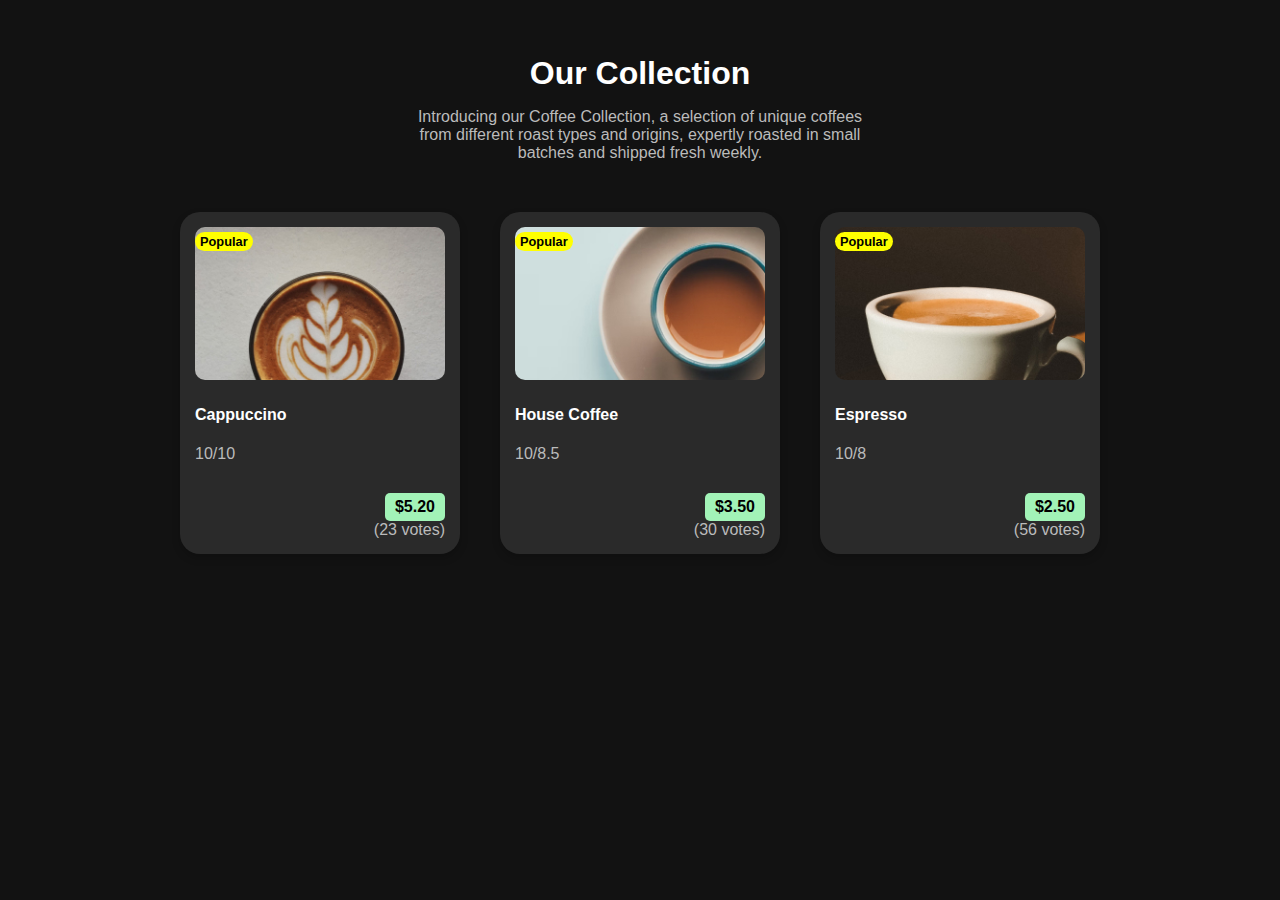
<file: GDGTask02/index.html>
<!DOCTYPE html>
<html lang="en">
<head>
    <meta charset="UTF-8">
    <meta name="viewport" content="width=device-width, initial-scale=1.0">
    <title>Alaa-Task2-css</title>
    <link rel="stylesheet" href="style.css">
</head>
<body>
    <div class="container">
        <div class="contact" >
            <h2>Our Collection</h2>
            <p>Introducing our Coffee Collection, a selection of unique coffees <br> from different roast types and origins, expertly roasted in small <br> batches and shipped fresh weekly.</p>
            <!-----------------div-1--------------------->
            <div class="cards">
            <div class="card">
                <span class="ietm">Popular</span>
                <img src="image/cappuccino1.jpg" alt="cappuccino1">
                <h4>Cappuccino</h4>
                <p>10/10</p>
                <span class="price">$5.20</span>
                <span class="rivew">(23 votes)</span>
               
            </div>
              <!--------------div-2------------------------>
            <div class="card">
             <span class="ietm">Popular</span>
            <img src="image/house-coffee2.jpg" alt="coffee2">
            <h4>House Coffee</h4>
            <p>10/8.5</p>
            <span class="price">$3.50</span>
            <span class="rivew">(30 votes)</span>
            
        </div>
          <!---------------div-3----------------------->
        <div class="card">
            <span class="ietm">Popular</span>
            <img src="image/espresso3.jpg" alt="espresso3">
            <h4>Espresso</h4>
            <p>10/8</p>
            <span class="price">$2.50</span>
            <span class="rivew">(56 votes)</span> 

        </div>
    </div>
</div>
    
</body>
</html>
</file>
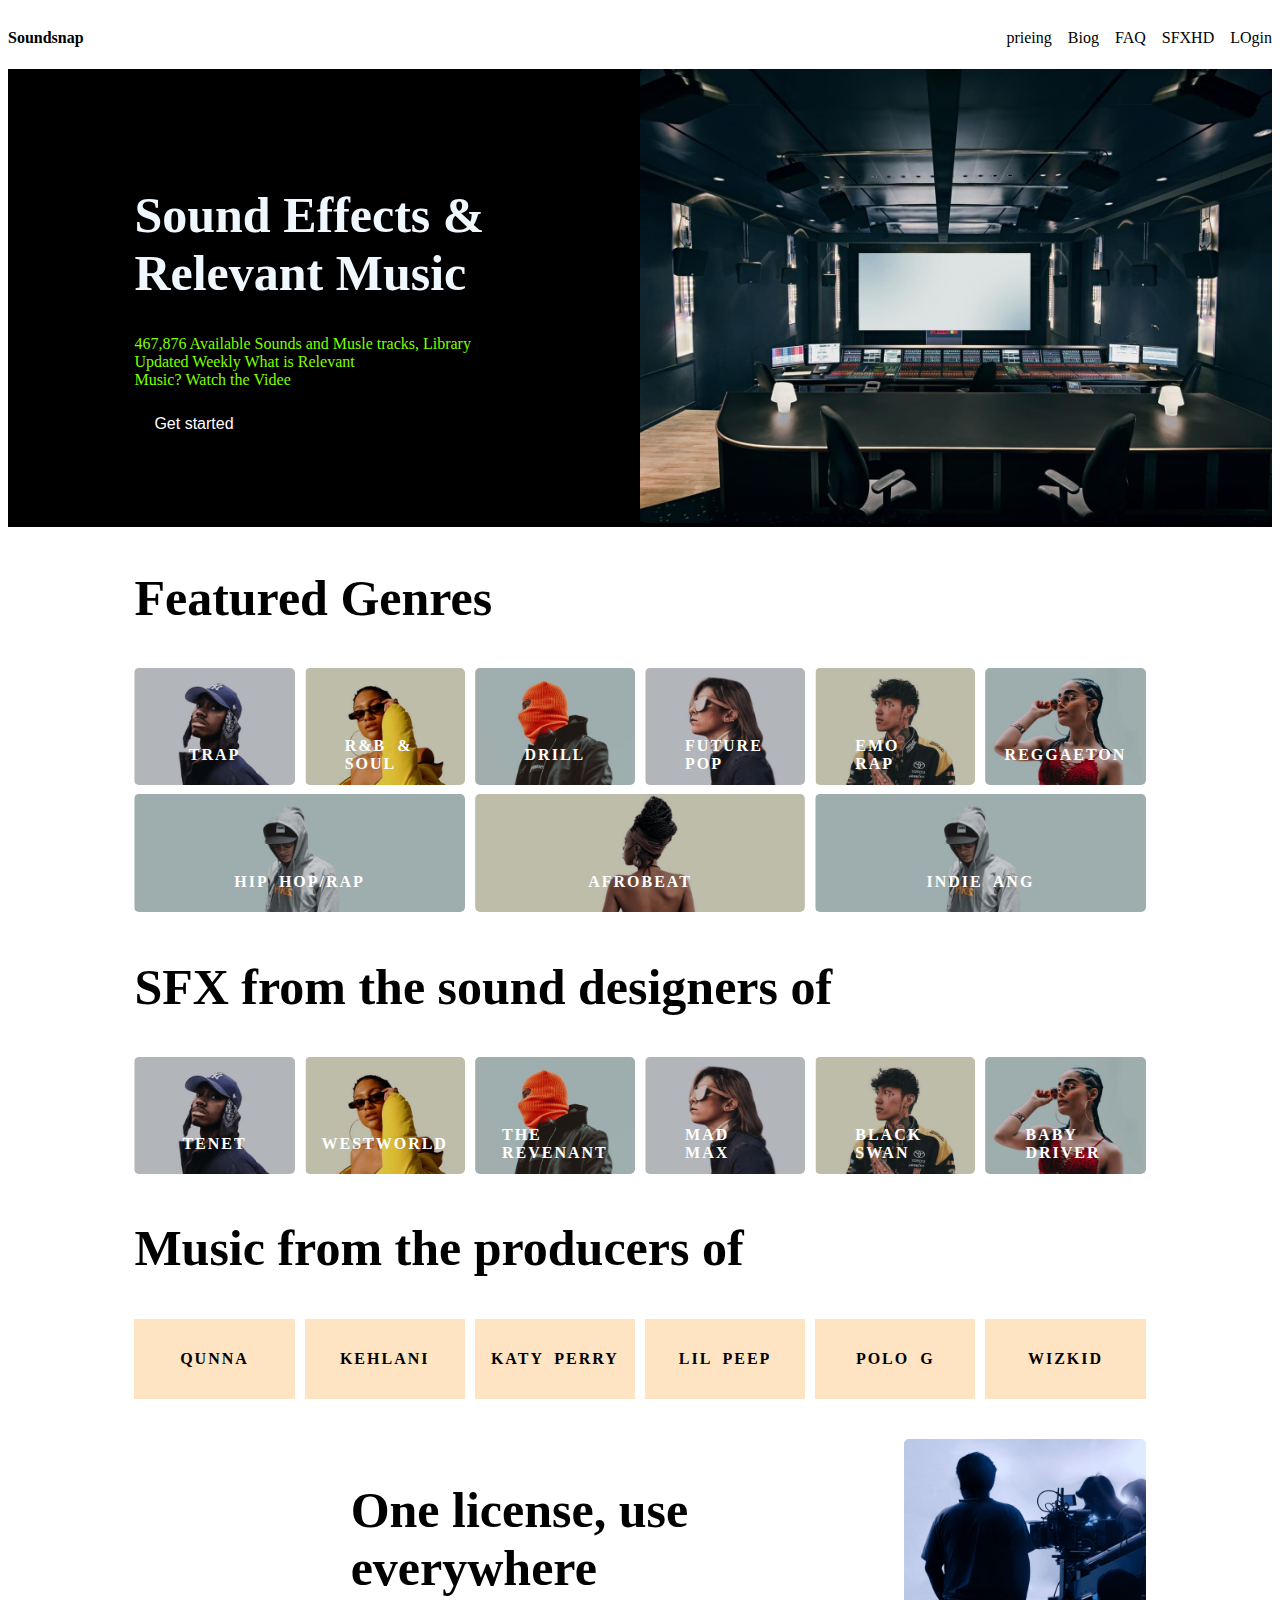
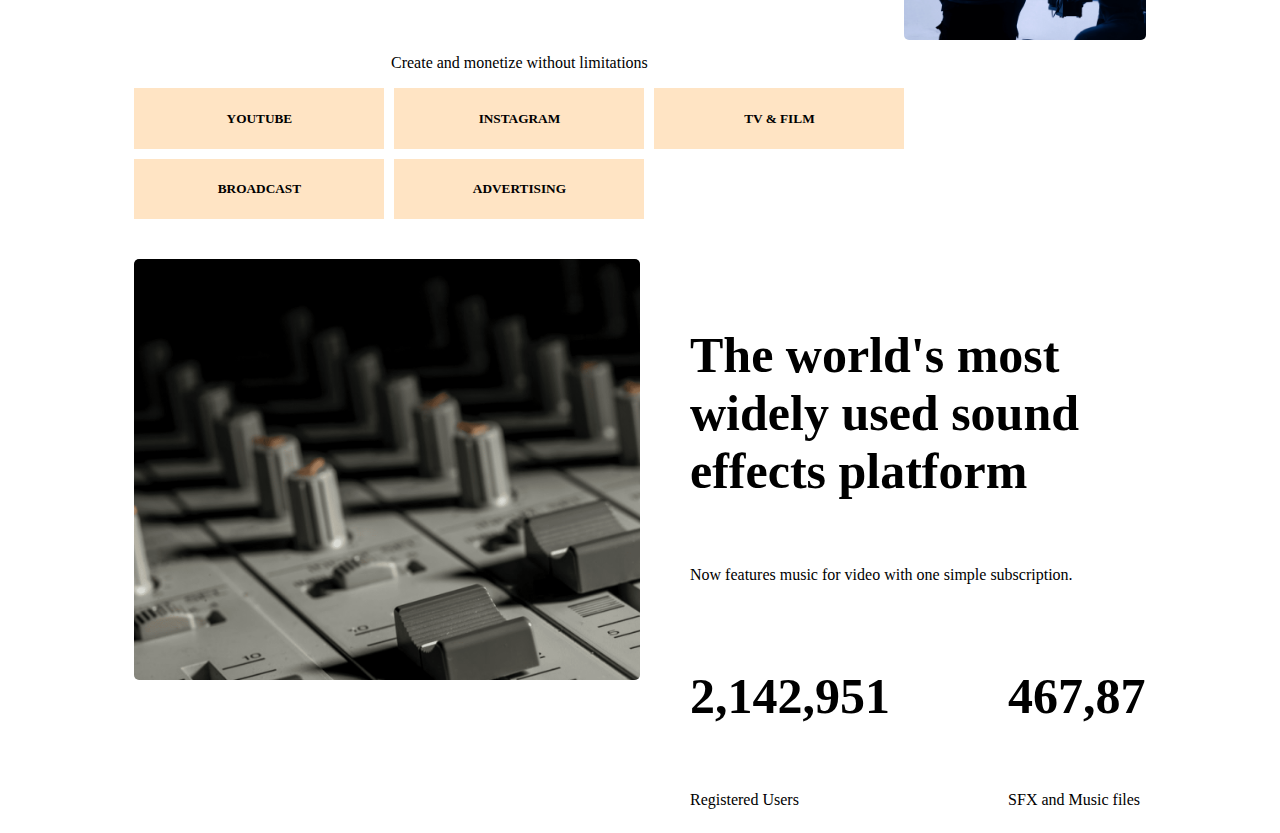
<file: GDGTask3css/index.html>
<!DOCTYPE html>
<html lang="en">
<head>
    <meta charset="UTF-8">
    <meta name="viewport" content="width=device-width, initial-scale=1.0">
    <title>Document</title>
    <link rel="stylesheet" href="Style.css">
</head>
<body>
    <div class="container">
    <nav>
        <h4>Soundsnap</h4>
        <a href="">prieing</a>
        <a href="">Biog</a>
        <a href="">FAQ</a>
        <a href="">SFXHD</a>
        <a href="">LOgin</a>
    </nav>
<div class="section1">
    <div class="ietem1">
        <div>
        <h1>Sound Effects & Relevant Music</h1>
        <p>467,876 Available Sounds and Musle tracks, Library Updated Weekly
          What is Relevant Music? Watch the Videe</p>
          <button>Get started</button>
        </div>
    </div>
    <div class="ietem2" >
        <img src="landing_page/images/header.jpg" alt="header">
    </div>
</div>

<div class="container2">
    <h2>Featured Genres</h2>
<div class="section2">
 
    <div class="photo1">
        <h5>TRAP</h5>
        <img src="landing_page/images/genres/1.png" alt="genres">
    </div>
    <div class="photo2">
        <h5>R&B & SOUL</h5>
        <img src="landing_page/images/genres/2.png
        " alt="genres">
    </div>
    <div class="photo3">
        <h5>DRILL</h5>
        <img src="landing_page/images/genres/3.png" alt="genres">
    </div>
    <div class="photo4">
        <h5>FUTURE POP</h5>
        <img src="landing_page/images/genres/4.png" alt="genres">
    </div>
    <div class="photo5">
        <h5>EMO RAP</h5>
        <img src="landing_page/images/genres/5.png" alt="genres">
    </div>
    <div class="photo6">
        <h5>REGGAETON</h5>
        <img src="landing_page/images/genres/6.png" alt="genres">
    </div>
    <div class="photo7">
        <h5>HIP HOP/RAP</h5>
        <img src="landing_page/images/genres/7.png" alt="genres">
    </div>
    <div class="photo8">
        <h5>AFROBEAT</h5>
        <img src="landing_page/images/genres/8.png" alt="genres">
    </div>
    <div class="photo9">
        <h5>INDIE ANG</h5>
        <img src="landing_page/images/genres/7.png" alt="genres">
    </div>

</div>
</div>

<div class="container3">
    <h2>SFX from the sound designers of</h2>
    <div class="section3">
       
        <div class="imagee1">
            <h5>TENET</h5>
           <img src="landing_page/images/genres/1.png" alt="genres"> 
        </div>
      
        <div class="imagee2">
            <h5>WESTWORLD</h5>
           <img src="landing_page/images/genres/2.png" alt="genres"> 
        </div>
        <div class="imagee3">
            <h5>THE REVENANT</h5>
           <img src="landing_page/images/genres/3.png" alt="genres"> 
        </div>
        <div class="imagee4">
            <h5>MAD MAX</h5>
           <img src="landing_page/images/genres/4.png" alt="genres"> 
        </div>
        <div class="imagee5">
            <h5>BLACK SWAN</h5>
           <img src="landing_page/images/genres/5.png" alt="genres"> 
        </div>
        <div class="imagee6">
            <h5>BABY DRIVER</h5>
           <img src="landing_page/images/genres/6.png" alt="genres"> 
        </div>
         
    </div>
</div>
<div class="container4">
    <h2>Music from the producers of</h2>
    
    <div class="section4">
        
        <div class="text1">
            <h4>QUNNA</h4>
        </div>
        <div class="text2">
            <h4>KEHLANI</h4>
        </div>
        <div class="text3">
            <h4>KATY PERRY</h4>
        </div>
        <div class="text4">
            <h4>LIL PEEP</h4>
        </div>
        <div class="text5">
            <h4>POLO G</h4>
        </div>
        <div class="text6">
            <h4>WIZKID</h4>
    </div>
</div>
<div class="container5">
    <div class="section5">
        <div class="demo1">
            
            <h2>One license, use <br>everywhere </h2>
            <p>Create and monetize without limitations</p>
            <div class="tx00">
            <div class="tx1">
            <h5>YOUTUBE</h5>
        </div>
        <div class="tx2" >
            <h5>INSTAGRAM </h5>
        </div>
        <div class="tx3" >

            <h5>TV & FILM</h5>
        </div>
        <div class="tx4">
            <h5>BROADCAST </h5>
        </div>
        <div class="tx5">
            <h5>ADVERTISING</h5>
        </div>
        </div>
        </div>
    
        <div class="demo2">
            <img src="landing_page/images/section-1.png" alt="">
        </div>
    </div>
</div>

<div class="container6">
    <div class="section6">
        <div class="pho">
            <img src="landing_page/images/section-2.png" alt="">

        </div>
        <div class="tet">
            <h4>The world's most widely used sound effects platform</h4>
            <p>Now features music for video with one simple subscription.</p>
            <div class="item">
                <div>
                    <h4>2,142,951</h4>
                    <p>Registered Users</p>
                </div>
                <div>
                 
                    <h4>467,87</h4>
                    <p>SFX and Music files</p>
                </div>

            </div>

        </div>
    </div>
</div>

        

    
  </div>   
</body>
</html>
</file>
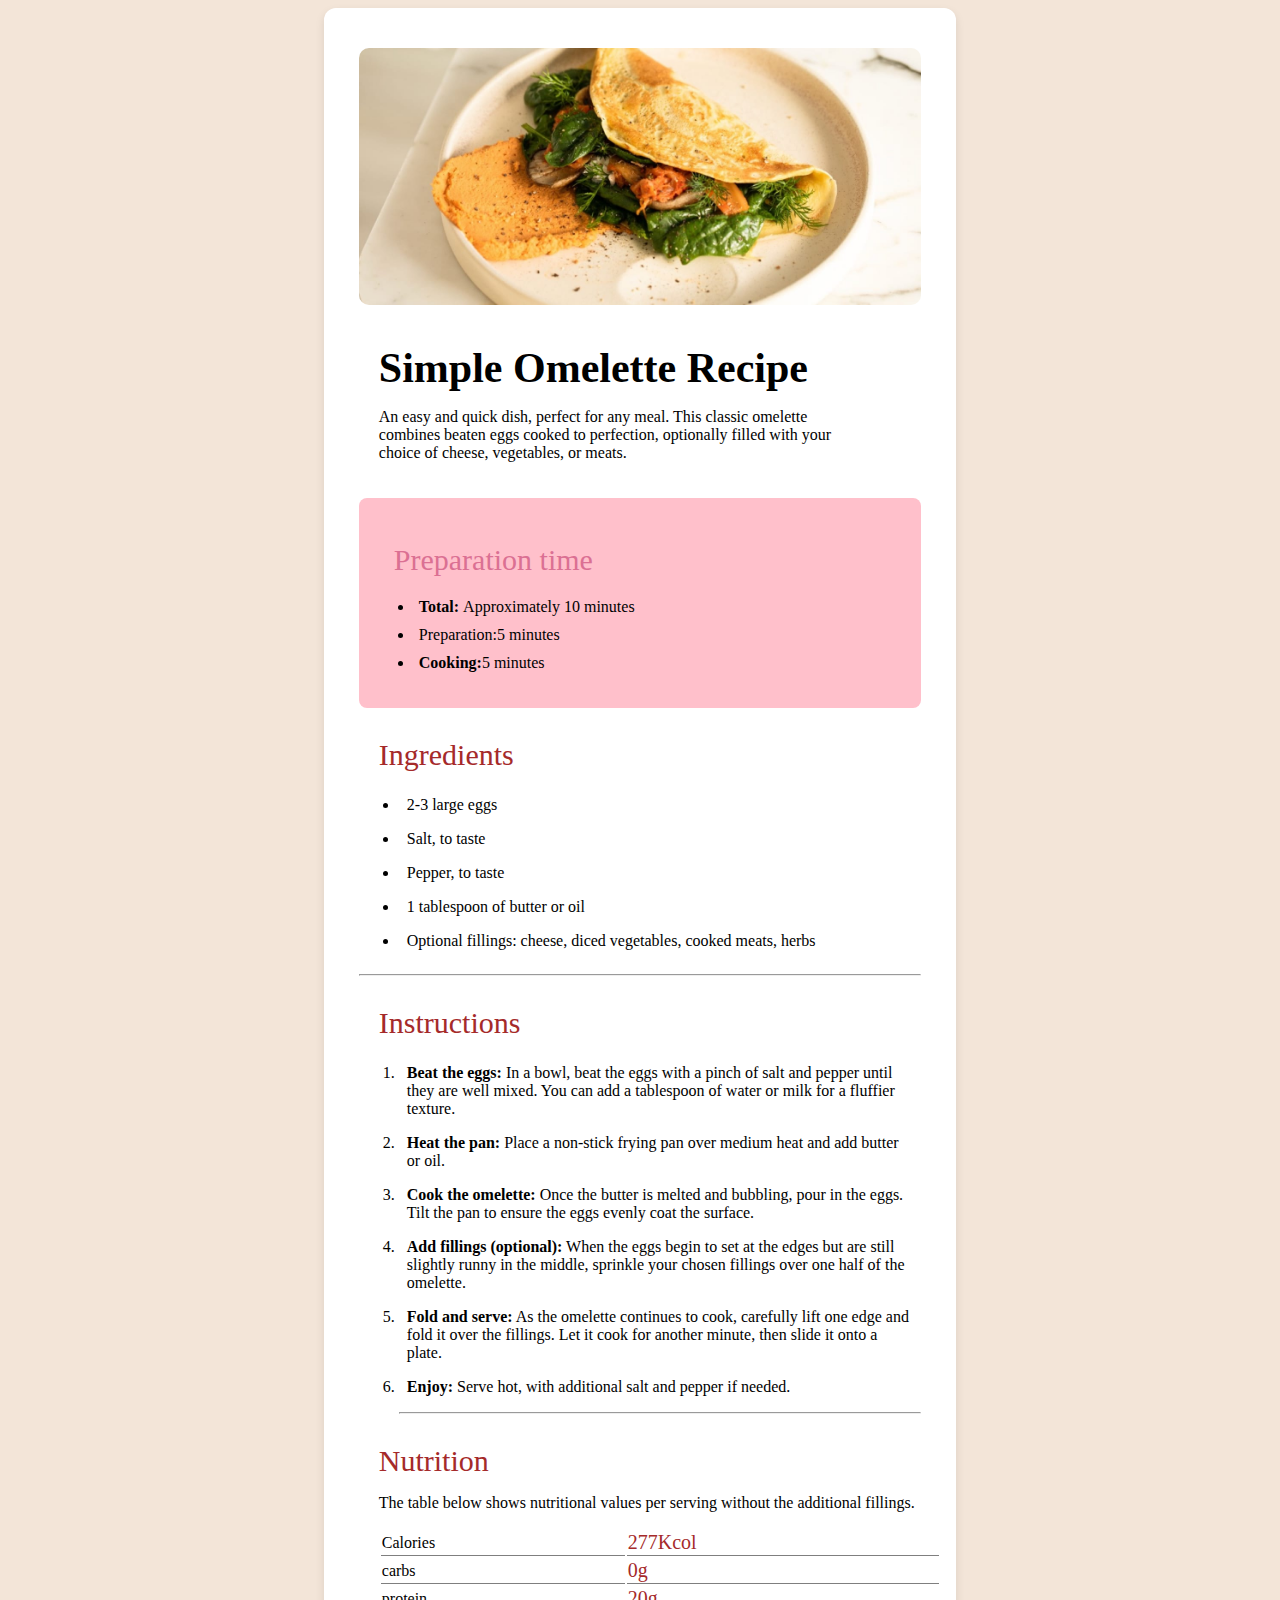
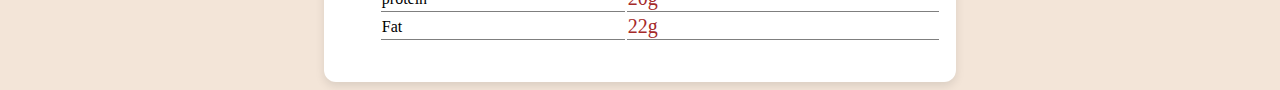
<file: Task02/index.html>
<!DOCTYPE html>
<html lang="en">
<head>
    <meta charset="UTF-8">
    <meta name="viewport" content="width=device-width, initial-scale=1.0">
    <title>Alaa_Task02</title>
    <link rel="stylesheet" href="style.css">
</head>
<body>
    <div class="container">
        <div class="contact">
            <div class="image">
                <img src="images/image-omelette.jpeg" alt="image-omelette">
              </div>
              <!-- /*----------------start-Simple Omelette Recipe---------------*/  -->
              <section class="Omelette">
                 <h1>Simple Omelette Recipe</h1>
                 <p>
                     An easy and quick dish, perfect for any meal. This classic omelette
                   combines beaten eggs cooked to perfection, optionally filled with your
                   choice of cheese, vegetables, or meats.
                 </p>
              </section>
              <!-- /*----------------end-Simple Omelette Recipe---------------*/ 
              /*----------------start-Preparation time------------------*/ -->
              <section class="Preparation">
                 <h3>Preparation time</h3>
                 <ul>
                     <li><strong>Total: </strong>Approximately 10 minutes</li>
                     <li <strong>Preparation:</strong>5 minutes</li>
                     <li><strong>Cooking:</strong>5 minutes</li>
                 </ul>
              </section>
              <!-- <!-/*----------------end-Preparation tirme------------------------*/> -->
                  <!-- /*----------------star-Ingredients---------------------------*/ -->
              <section class="Ingredients">
                <h3>Ingredients</h3>
                <ul>
                    <li>2-3 large eggs </li>
                    <li>Salt, to taste </li>
                    <li>Pepper, to taste</li>
                    <li>1 tablespoon of butter or oil</li>
                    <li>Optional fillings: cheese, diced vegetables, cooked meats, herbs</li>
                </ul>
              </section>
               <!-- /*----------------end-Ingredients---------------------------*/ -->



              <!-- /*----------------start-Instructions---------------------------*/ -->
              <hr>
              <section class="Instructions">
                 <h3>Instructions</h3>
                 <ol>
                     <li>
                         <strong>Beat the eggs:</strong> In a bowl, beat the eggs with a pinch
                         of salt and pepper until they are well mixed. You can add a tablespoon
                         of water or milk for a fluffier texture.
                       </li>
                       <li>
                         <strong>Heat the pan:</strong> Place a non-stick frying pan over
                         medium heat and add butter or oil.
                       </li>
                       <li>
                         <strong>Cook the omelette:</strong> Once the butter is melted and
                         bubbling, pour in the eggs. Tilt the pan to ensure the eggs evenly
                         coat the surface.
                       </li>
                       <li>
                         <strong>Add fillings (optional):</strong> When the eggs begin to set
                         at the edges but are still slightly runny in the middle, sprinkle your
                         chosen fillings over one half of the omelette.
                       </li>
                       <li>
                         <strong>Fold and serve:</strong> As the omelette continues to cook,
                         carefully lift one edge and fold it over the fillings. Let it cook for
                         another minute, then slide it onto a plate.
                       </li>
                       <li>
                         <strong>Enjoy:</strong> Serve hot, with additional salt and pepper if
                         needed.
                       </li>
                       <hr />
                 </ol>
                </section>
                  <!-- /*----------------end-Instructions---------------------------*/ -->


               <!-- /*----------------start-Nutrition---------------------------*/ -->
                 <section class="Nutrition">
                    <h3 >Nutrition</h3>
                    <p >
                      The table below shows nutritional values per serving without the
                      additional fillings.
                    </p>
            
                  
                     <table  width="100%" border-bottom="1px">
                   
                         <tr>
                             <td>Calories</td>
                             
                             <td><span>277Kcol</span></td>
                         </tr>
                         <tr>
                             <td>carbs</td>
                             
                             <td><span>0g</span> </td>
                         </tr>
                         <tr>
                             <td>protein</td>
                             
                             <td><span>20g</span><span></span></td>
                         </tr>
                         
                         <tr>
                            
                             <td>Fat</td>
                             
                             <td><span>22g</span></td>
                         </tr>
                     </table>
                 </section>
                  <!-- /*----------------end-Nutrition---------------------------*/ -->
         
               
        </div>
        


    </div>
    
</body>
</html>
</file>
<file: GDGTask02/style.css>
body {
    background-color: #121212;
    color: white;
    font-family: Arial, sans-serif;
    text-align: center;
    padding: 20px;
    
}

.contact h2 {
    font-size: 2em;
    margin-bottom: 10px;
}

.contact p {
    font-size: 1em;
    color: #bbb;
    margin-bottom: 30px;
}
.cards  {
    display: flex;
    justify-content: center;
    
}

.card {
    background: #2a2a2a;
    padding: 15px;
    border-radius: 20px;
    width: 250px;
    margin: 20px;
    
    text-align: center;
    position: relative;
    box-shadow: 0 4px 8px rgba(0, 0, 0, 0.2);

}

.card img {
    width: 100%;
    border-radius: 10px;
}

.ietm {
    position: absolute;
    top: 20px;
    left: 15px;
    background: yellow;
    color: black;
    padding: 2px 5px;
    border-radius: 10px;
    font-weight: bold;
    font-size: 0.8em;
}

.price {

    background: #A2F3B7;
    color: black;
    padding: 5px 10px;
    border-radius: 5px;
    font-weight: bold;
    margin-top: 5px;
    display: flex;
    justify-self: end;
}
.rivew {
    display: flex;
    justify-self: end;
    
    color: #bbb;
    margin-top: 0px;
}
h4{
    display: flex;
    justify-self: start;
}
.card p {
    display: flex;
    justify-self: start;

}


.card img {
    width: 100%;
    border-radius: 10px;
    transition: transform 0.2s ease-in-out;
}

.card:hover img {
    transform: scale(1.1);
}
</file>
<file: GDGTask3css/Style.css>
/*nav*/
nav {
    display: flex;
    align-items: center;
    
    margin-top: 0;
  }
  nav h4 {
    margin-right: auto; 
  }
  nav a {
    margin-left: 1rem;
    text-decoration: none;
    color: #000;
  }
  /*section1*/
  .section1{
    display: grid;
    grid-template-columns: repeat(2, 1fr);
    grid-template-rows: repeat(1,auto);
    background-color: black;
  }
 .ietem1{

       display: grid;
       place-items: center; 
      
       text-align: start; 
       background-color: black;
       color: aliceblue;

  }
  .ietem1:nth-child(1){
    width: 60%;
    margin: auto;
    
  }

 .ietem1 h1{
    font-size: 50px;
  }
 .ietem1 p{
    color: chartreuse;
  }

  .ietem2 img
  {
    width: 100%;
  }

  
  button {
    padding: 10px 20px;
    border: none;
    background-color:black;
    color: white;
    font-size: 16px;
    border-radius: 5px;
    cursor: pointer;

}

button:hover {
    background-color: #0056b3;
}

/*section2*/
.container2{
  width: 80%;
  margin: auto;
}
.section2{
  display: grid;
  grid-template-columns: repeat(6,1fr);
  

  
gap: 5px 10px;

}

.section2,photo1,photo2,photo3,photo4,photo4,photo6,photo7,photo8,photo9,img{
  width: 100%;
  border-radius: 5px;
}
.photo7{
  grid-column-start: 1;
  grid-column-end: 3;
}
.photo8{
  grid-column-start: 3;
  grid-column-end: 5;
}
.photo9{
  grid-column-start: 5;
  grid-column-end: 7;
}
.container2 h2{
  font-size: 50px;
  
}
.section2 div{
  position: relative;
  
}
.section2 div h5{
  position: absolute;
  top: 50%;
  left: 50%;
  transform: translate(-50%,-50%);
  color: white;
word-spacing: 5px;
letter-spacing: 2px;
font-size: 16px;
  
}
/*section3*/
.section3{
  display: grid;
grid-template-columns: repeat(6,1fr);
gap: 10px;

}
.section3 div{
  position: relative;
  
}

.section3 div h5{
  position: absolute;
  top: 50%;
  left: 50%;
  transform: translate(-50%,-50%);
  color: white;
word-spacing: 5px;
letter-spacing: 2px;
font-size: 16px;
  
}
.container3{
  width: 80%;
  margin: auto;
}
.container3 h2{
  font-size: 50px;
  
}
/*section4*/
.container4{
  width: 80%;
  margin: auto;
}

.section4{
  display: grid;
grid-template-columns: repeat(6,1fr);
gap: 10px;

}
.section4 div{
  display: flex;
  justify-content: center;
  align-items: center;
  padding: 10px;
  background-color: bisque;


  
}

.section4 div h4{
  color:black;
  word-spacing: 5px;
  letter-spacing: 2px;
  font-size: 16px;
  
}
.container4 h2{
  font-size: 50px;
  
}
/*container5*/
.container5{
  margin-top: 40px;
  
}
.section5{
  display: grid;
  grid-template-columns: repeat(2, 1fr);
  grid-template-rows: repeat(1,auto);
  
}
.demo1{
  display: flex;
  justify-content: center;
  align-items: center;
  flex-direction: column;
  width: 100%;
  
  
}
/* .demo1 div{

} */
.tx00{

    display: grid;
  grid-template-columns: repeat(3, 1fr);
  grid-template-rows: repeat(1,auto);
  gap: 10px;
}
.tx00 div{
  background-color: bisque;
  width: 250px;
  display: flex;
  justify-content: center;
  align-items: center;

}
.tx1{
  grid-column-start: 1;
  grid-column-end: 2;
}
.tx2{
  grid-column-start: 2;
  grid-column-end: 2;
}
.tx3{
  grid-column-start: 3;
  grid-column-end: 3;
}
.tx4{
  grid-column-start: 1;
  grid-column-end: 2.5;
}
.tx5{
  grid-column-start: 3;
  grid-column-end: 2;
}
/*container6*/
.container6{
  margin-top: 40px;
  
}
.section6{
  display: grid;
  grid-template-columns: repeat(2, 1fr);
  grid-template-rows: repeat(1,auto);
  
}

.tet{
  display: block;
  justify-content: center;
  align-items: center;
  margin-left: 50px;
  
}
.tet h4{
  font-size: 50px;
}
.item{
  display: flex;
  justify-content: space-between;
}
</file>
<file: Task02/style.css>
*{
    box-sizing: border-box;
}
  
  
  body{
    background: #f3e5d8;
  }
  /* Container */
  .container {
    background: white;
    width: 50%;
    border-radius: 12px;
    padding: 20px;
    box-shadow: 0 4px 10px rgba(0, 0, 0, 0.1);
    margin: 20px;
    margin: auto;
  }
  /*contact*/
  .contact{
    width: 95%;
    margin: 20px auto;
  }
  /*image*/
  .image{
    width: 100%;
    
  }
  .image img{
    width: 100%;
    border-radius: 10px;

  }
  /*h1--h3*/
  h1 {
    
    font-size: 42px;
    font-weight: 600;
    margin: 15px 0;
    color:black;
  }
  
  
  h3 {
    
    font-size: 30px;
    font-weight: 30;
    margin-bottom: 10px;
    color:brown;
    margin-left: 20px;
  }
  /*Omelette*/
  .Omelette
  {
    padding: 20px;
  }
  .Omelette p{
    width: 90%;
  }

  /*Preparation time*/
  .Preparation
  {
    background-color: pink;
    padding: 15px;
    border-radius: 8px;
  }
  .Preparation li{
    padding: 5px;
  }
  .Preparation h3{
   color: palevioletred;

  }

  /*Ingredients*/
  .Ingredients li{
    padding: 8px;
  }

/*Instructions*/
  .Instructions li{
    padding: 8px;
  }
  /*Nutrition*/
.Nutrition table span{
    color: brown;
    font-size: 20px;
    font-weight: 200;
}
.Nutrition p{
    margin-left: 20px;
}
.Nutrition table{
    margin-left: 20px;
    
}
.Nutrition table td{
    border-bottom: 1px solid rgb(0, 0,0, 0.5);
}
</file>
